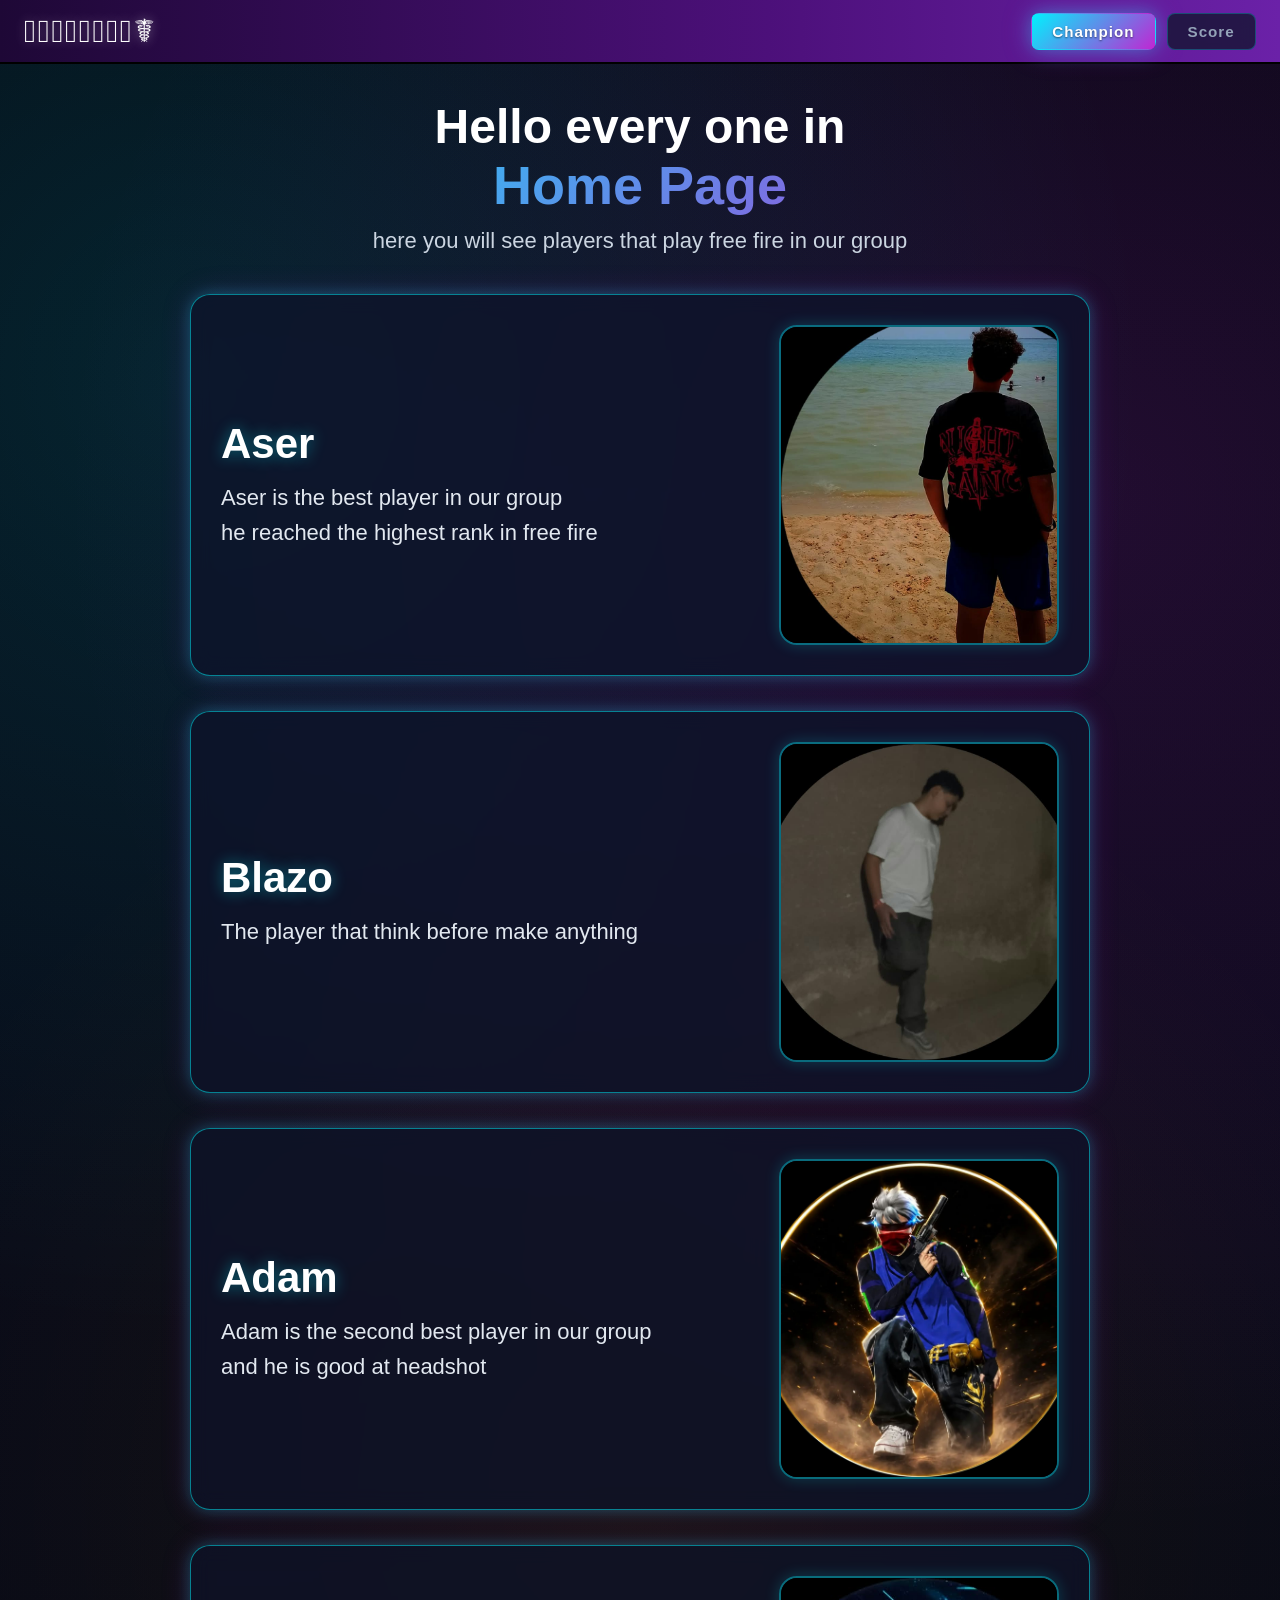
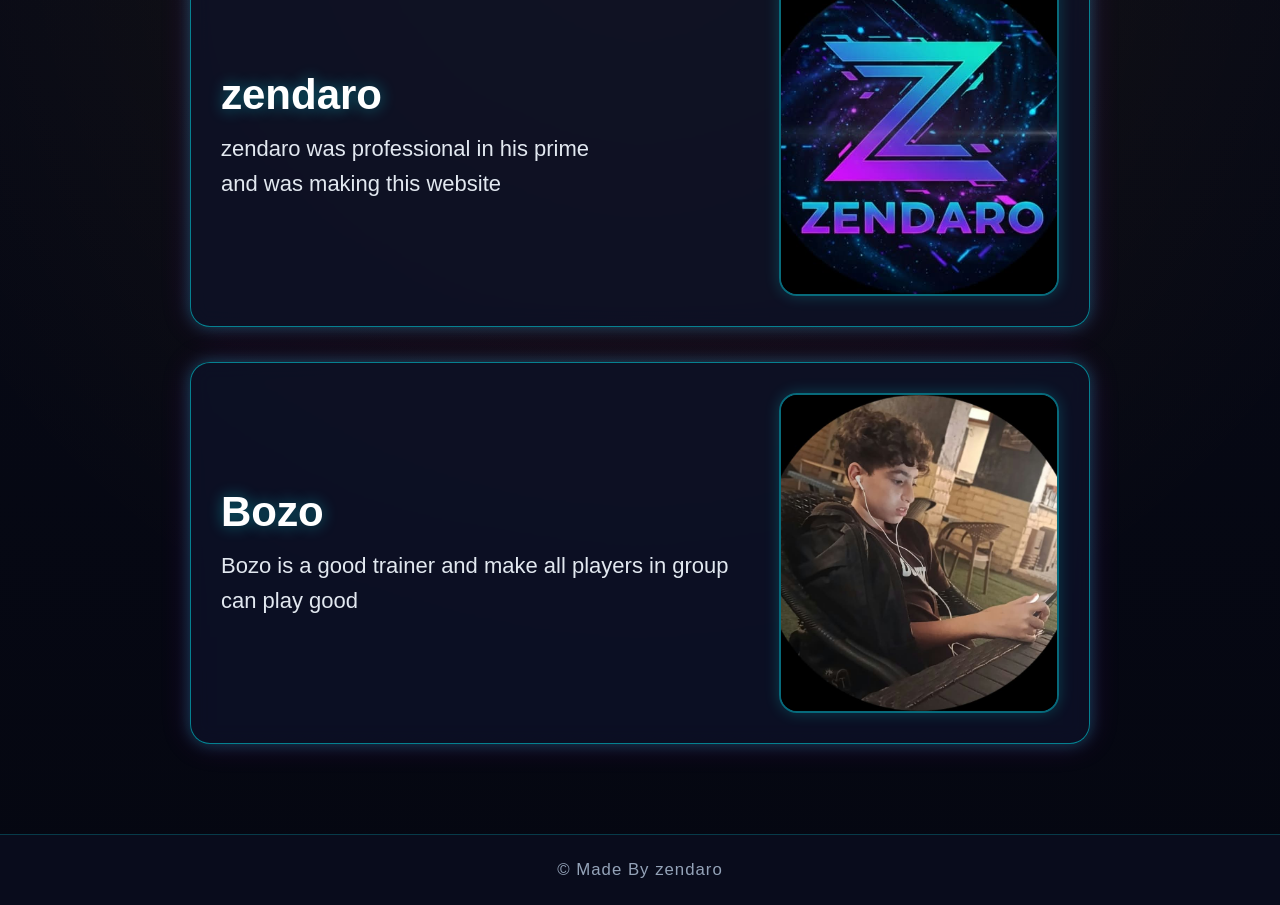
<file: index.html>
﻿<!DOCTYPE html>
<html lang="en">

<head>
    <meta charset="UTF-8">
    <meta name="viewport" content="width=device-width, initial-scale=1.0">
    <title>𓃬𝙇𝙚𝙜𝙚𝙣𝙙𝙨☤</title>
    <link rel="stylesheet" href="home.css">
</head>

<body>
    <header class="site-header">
        <div class="leg">
            <h4 class="h">𓃬𝙇𝙚𝙜𝙚𝙣𝙙𝙨☤</h4>
        </div>
        <nav class="btn-group">
            <button class="nav-btn active" onclick="window.open('champ.html', '_blank')">Champion</button>
            <button class="nav-btn" onclick="window.open('scor.html', '_blank')">Score</button>
        </nav>
    </header>

    <main class="main-content">
        <div class="hero-intro">
            <h2 class="hello">Hello every one in</h2>
            <h2 class="home">Home Page</h2>
            <p class="here">here you will see players that play free fire in our group</p>
        </div>

        <div class="players-container">
            <!-- Aser Card -->
            <div class="player-card aser">
                <div class="card-text">
                    <p class="player-title a">Aser</p>
                    <p class="player-desc aserbest">Aser is the best player in our group<br>he reached the highest rank in free fire</p>
                </div>
                <div class="card-img-wrap">
                    <img src="photos/aser.jpeg" alt="Aser" class="player-img as">
                </div>
            </div>

            <!-- Blazo Card -->
            <div class="player-card blazo">
                <div class="card-text">
                    <p class="player-title b">Blazo</p>
                    <p class="player-desc blazobest">The player that think before make anything</p>
                </div>
                <div class="card-img-wrap">
                    <img src="photos/blazo.jpeg" alt="Blazo" class="player-img bl">
                </div>
            </div>

            <!-- Adam Card -->
            <div class="player-card adam">
                <div class="card-text">
                    <p class="player-title ad">Adam</p>
                    <p class="player-desc adambest">Adam is the second best player in our group<br>and he is good at headshot</p>
                </div>
                <div class="card-img-wrap">
                    <img src="photos/adam.jpeg" alt="Adam" class="player-img ada">
                </div>
            </div>

            <!-- Zendaro Card -->
            <div class="player-card zendaro">
                <div class="card-text">
                    <p class="player-title z">zendaro</p>
                    <p class="player-desc zendarobest">zendaro was professional in his prime<br>and was making this website</p>
                </div>
                <div class="card-img-wrap">
                    <img src="photos/zendaro.jpeg" alt="zendaro" class="player-img zen">
                </div>
            </div>

            <!-- Bozo Card -->
            <div class="player-card bozo">
                <div class="card-text">
                    <p class="player-title bo">Bozo</p>
                    <p class="player-desc bozobest">Bozo is a good trainer and make all players in group<br>can play good</p>
                </div>
                <div class="card-img-wrap">
                    <img src="photos/bozo.jpeg" alt="Bozo" class="player-img boz">
                </div>
            </div>
        </div>
    </main>

    <footer class="site-footer">
        &copy; Made By zendaro
    </footer>
</body>

</html>
</file>
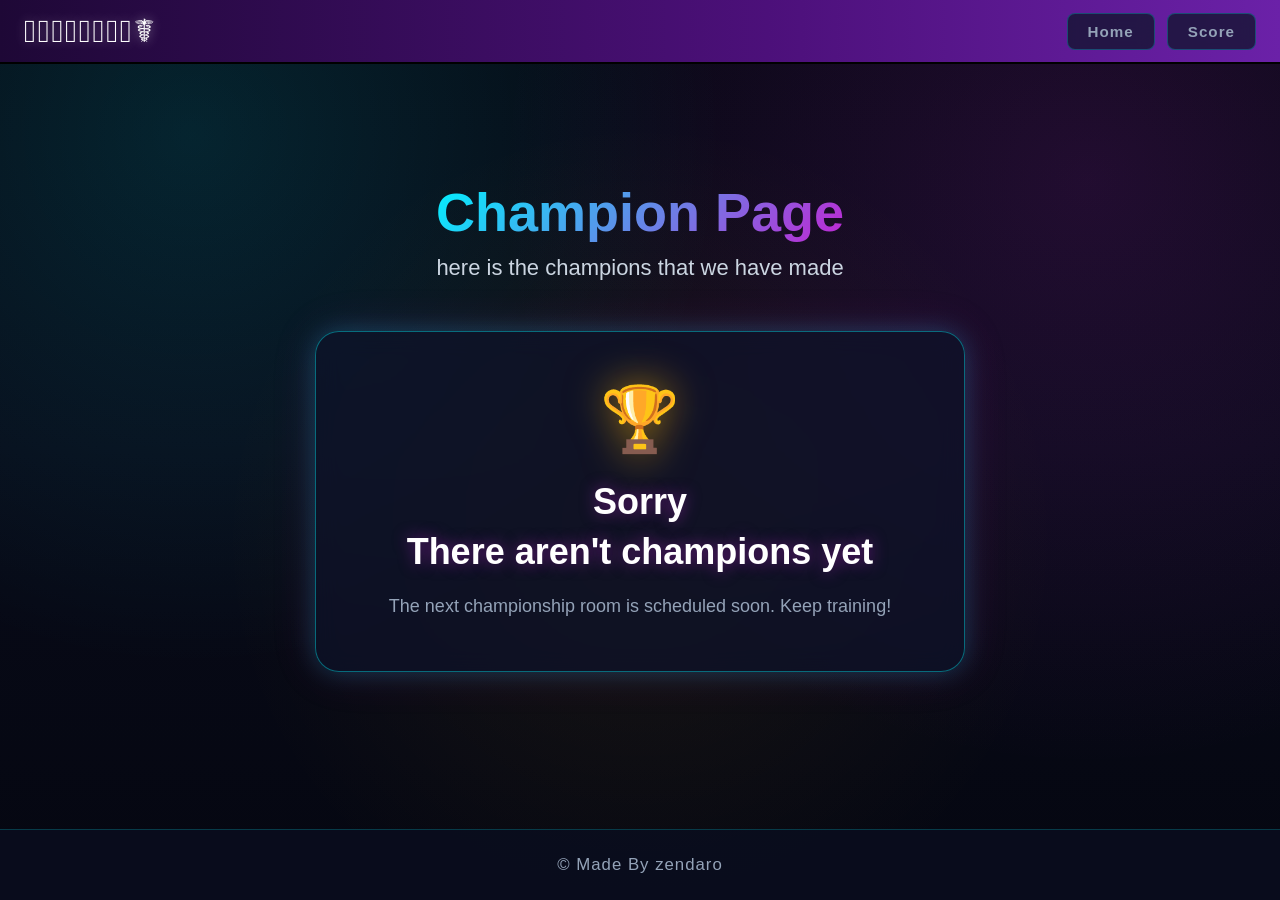
<file: champ.html>
﻿<!DOCTYPE html>
<html lang="en">

<head>
    <meta charset="UTF-8">
    <meta name="viewport" content="width=device-width, initial-scale=1.0">
    <title>𓃬𝙇𝙚𝙜𝙚𝙣𝙙𝙨☤ - Champions</title>
    <link rel="stylesheet" href="champ.css">
</head>

<body>
    <header class="site-header">
        <div class="leg">
            <h4 class="h">𓃬𝙇𝙚𝙜𝙚𝙣𝙙𝙨☤</h4>
        </div>
        <nav class="btn-group">
            <button class="nav-btn" onclick="window.open('index.html', '_blank')">Home</button>
            <button class="nav-btn" onclick="window.open('scor.html', '_blank')">Score</button>
        </nav>
    </header>

    <main class="main-content">
        <div class="hero-intro">
            <h2 class="home">Champion Page</h2>
            <p class="here">here is the champions that we have made</p>
        </div>

        <div class="empty-state-card">
            <div class="trophy-glow">🏆</div>
            <p class="is">Sorry<br>There aren't champions yet</p>
            <p class="sub-is">The next championship room is scheduled soon. Keep training!</p>
        </div>
    </main>

    <footer class="site-footer">
        &copy; Made By zendaro
    </footer>
</body>

</html>
</file>
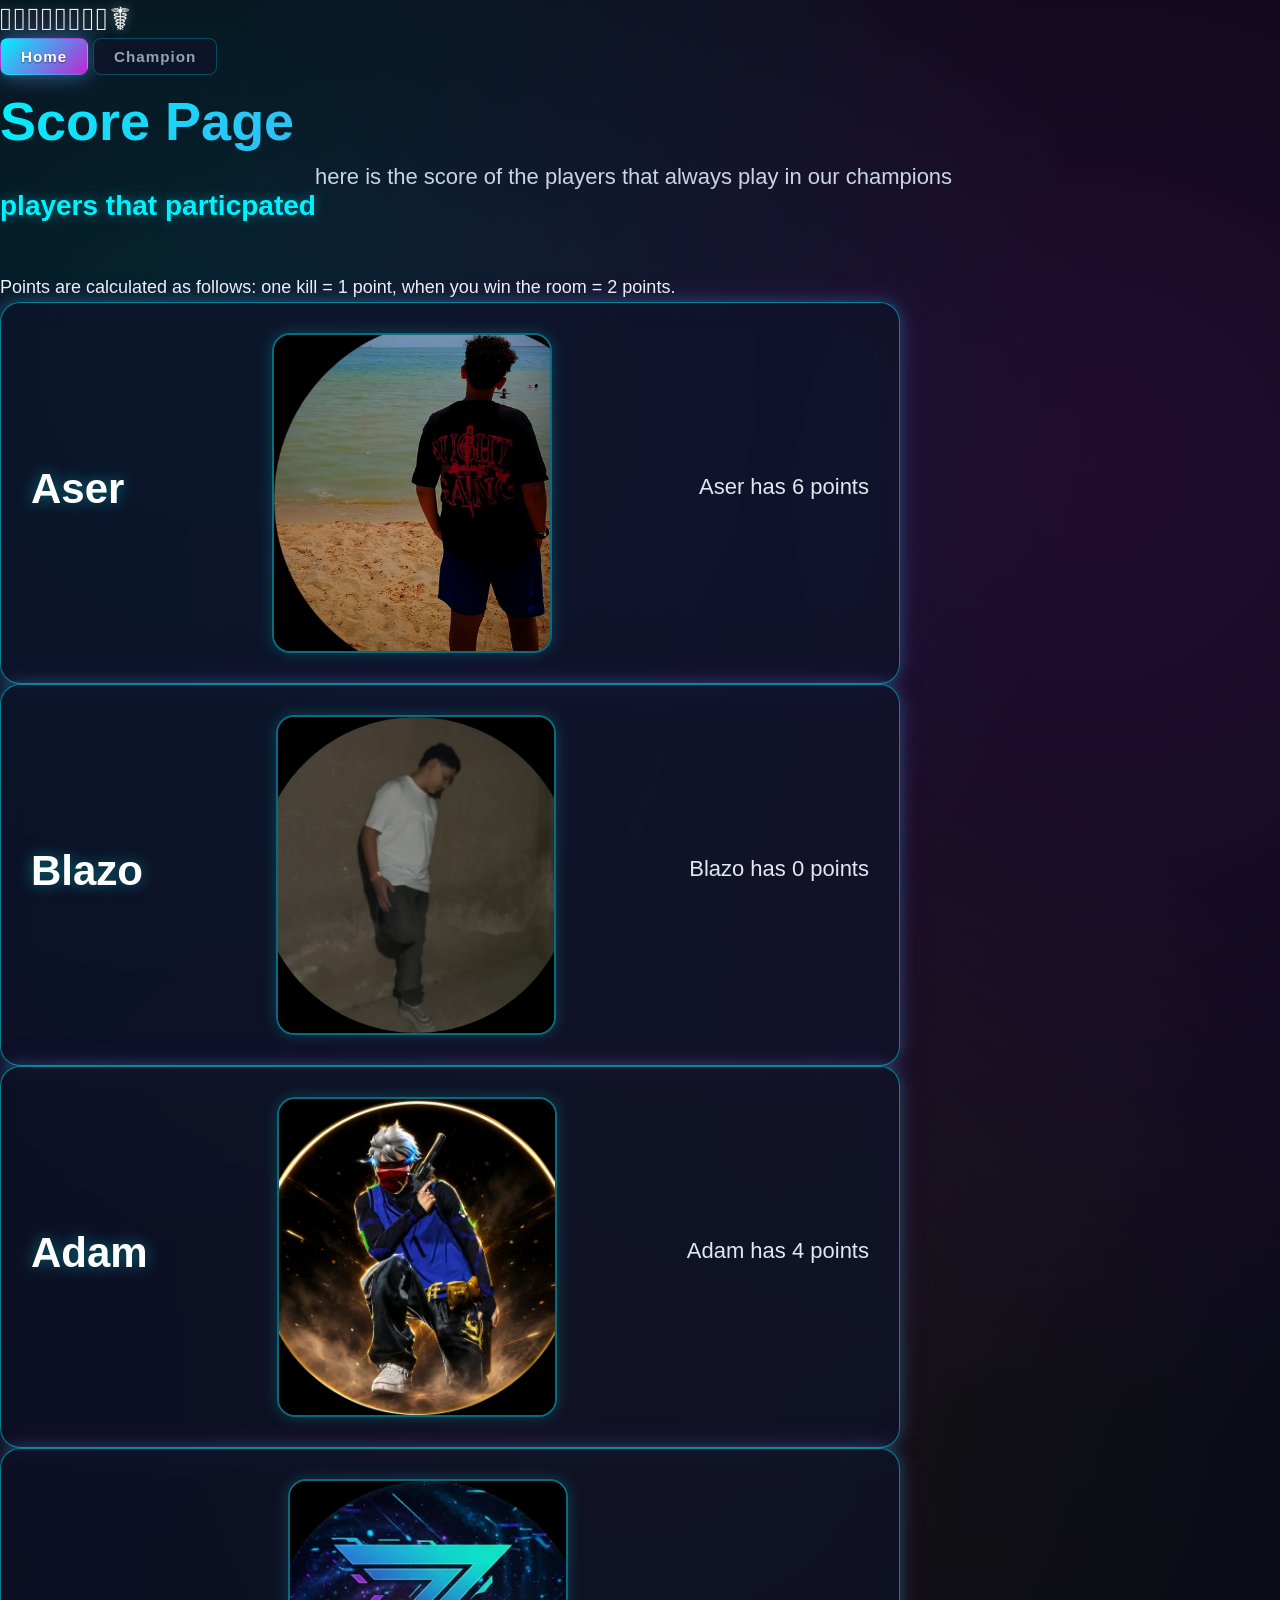
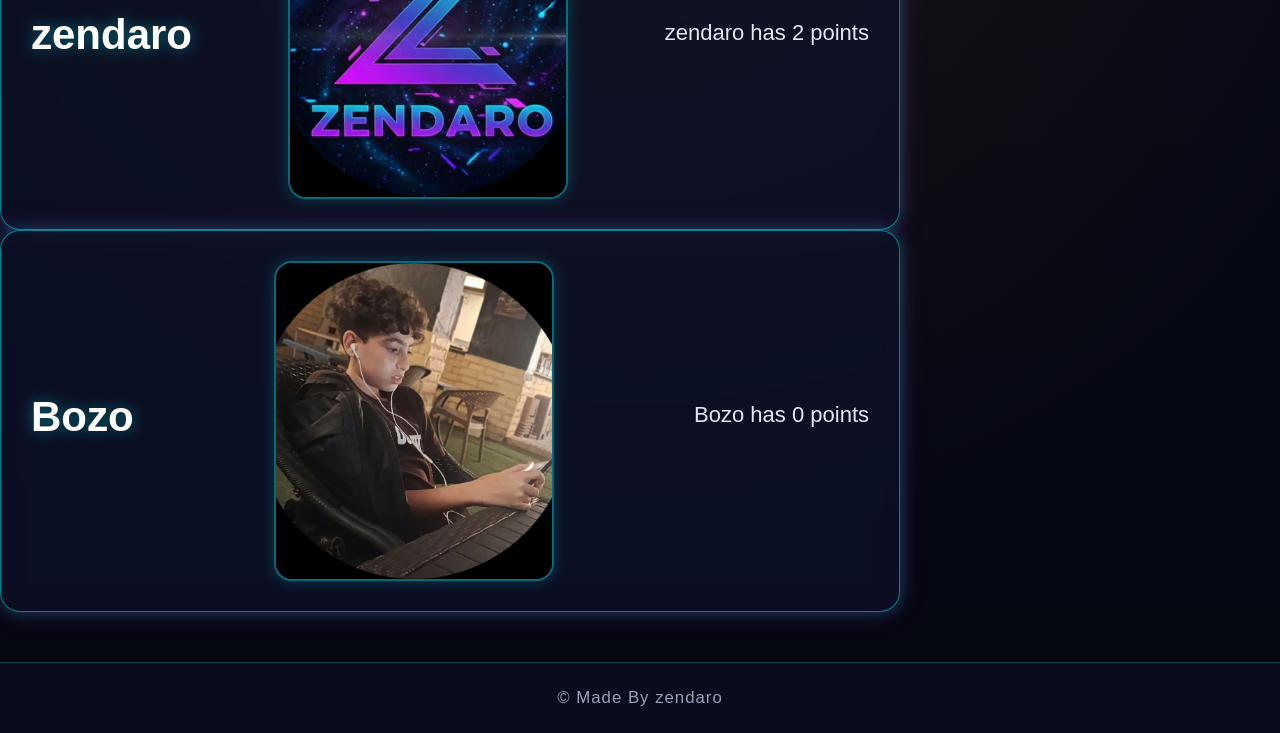
<file: scor.html>
<!doctype html>
<html lang="en">
    <head>
        <meta charset="UTF-8">
        <meta name="viewport" content="width=device-width, initial-scale=1.0">
        <title>score</title>
        <link rel="stylesheet" href="scor.css">
    </head>
    <body>
        <header>
            <div class="leg"><h4 class="h">𓃬𝙇𝙚𝙜𝙚𝙣𝙙𝙨☤</h4></div>
            <nav>
                <button class="nav-btn active" onclick="window.open('home.html', '_blank')">
                    <p class="cham">Home</p>
                </button>
                <button class="nav-btn" onclick="window.open('champ.html','_blank')">
                    Champion
                </button>
            </nav>
        </header>
        <main>
            <h2 class="home">Score Page</h2>
            <p class="here">here is the score of the players that always play in our champions 
            </p>
            <div>
                <p class="par">players that particpated</p>
                <br>
                <br>
                <p class="po">
                    Points are calculated as follows: one kill = 1 point, when you win the room = 2 points.
                </p>
                <div>
            <div class="aser">
            <p class="a">Aser</p>
            <img src="photos/aser.jpeg" alt="Aser" width="340" height="400" class="as">
            <P class="aserbest"> Aser has 6 points<br>
            
            </P>
        
        </div>
        <div class="blazo">
            <p class="b">Blazo</p>
            <img src="photos/blazo.jpeg" alt="Blazo" width="340" height="350" class="bl">
            <p class="blazobest"> Blazo has 0 points<br></p>
                
        </div>
        <div class="adam">
            <p class="ad">Adam</p>
            <img src="photos/adam.jpeg" alt="Adam" class="ada" width="350" height="400">
            <p class="adambest">Adam has 4 points</p>
                
        </div>
        <div class="zendaro">
            <p class="z">zendaro</p>
            <img src="photos/zendaro.jpeg" alt="zendaro" width="370" height="390" class="zen">
            <p class="zendarobest"> zendaro has 2 points</p>
        </div>
        <div class="bozo">
            <p class="bo">Bozo</p>
            <img src="photos/bozo.jpeg" alt="Bozo" width="370" height="390" class="boz">
            <p class="bozobest"> Bozo has 0 points</p>
                
        </div>
        </main>
        <footer>
            &copy; Made By zendaro
        </footer>
</html>
</file>
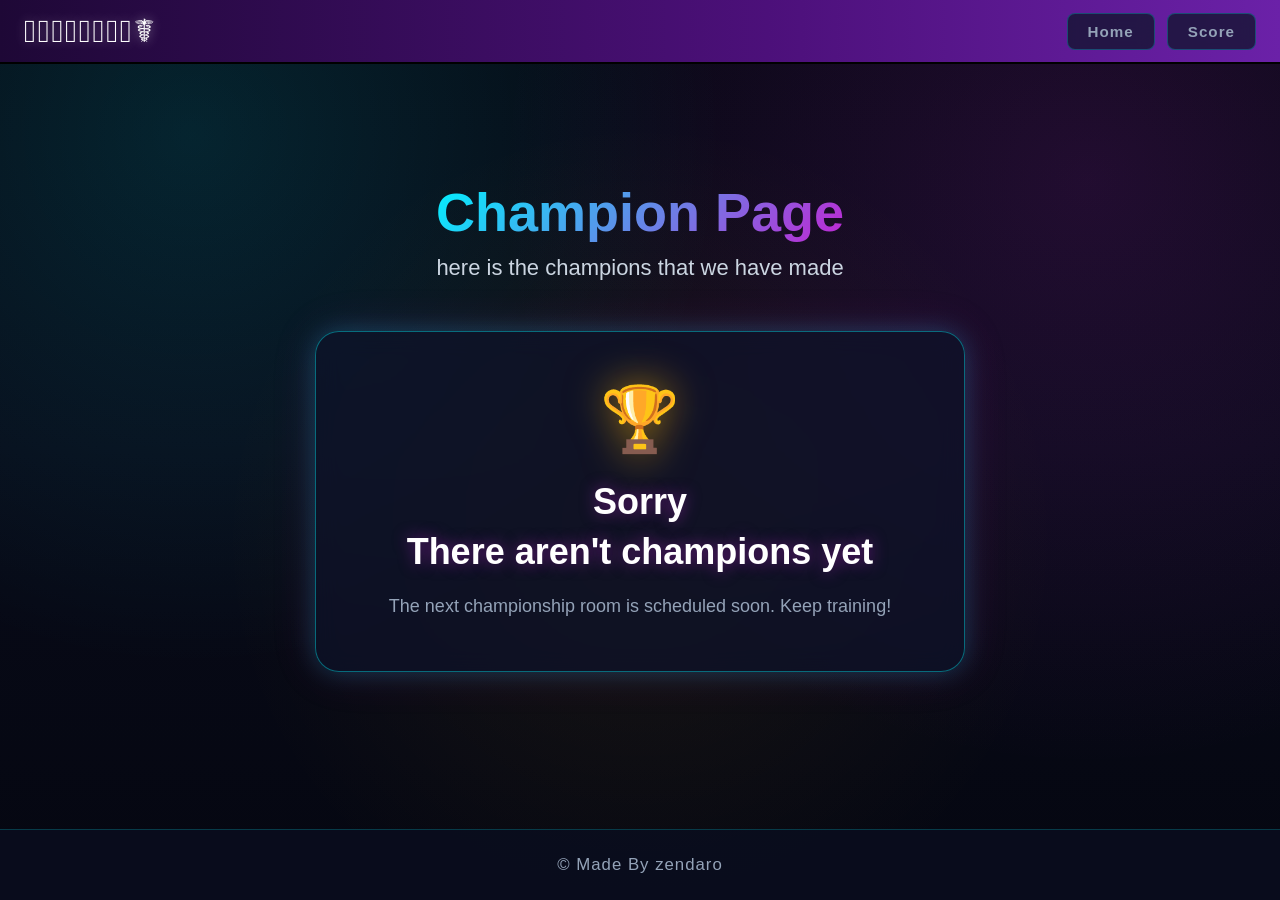
<file: مسابقه/champ.html>
﻿<!DOCTYPE html>
<html lang="en">

<head>
    <meta charset="UTF-8">
    <meta name="viewport" content="width=device-width, initial-scale=1.0">
    <title>𓃬𝙇𝙚𝙜𝙚𝙣𝙙𝙨☤ - Champions</title>
    <link rel="stylesheet" href="champ.css">
</head>

<body>
    <header class="site-header">
        <div class="leg">
            <h4 class="h">𓃬𝙇𝙚𝙜𝙚𝙣𝙙𝙨☤</h4>
        </div>
        <nav class="btn-group">
            <button class="nav-btn" onclick="window.open('home.html', '_blank')">Home</button>
            <button class="nav-btn" onclick="window.open('scor.html', '_blank')">Score</button>
        </nav>
    </header>

    <main class="main-content">
        <div class="hero-intro">
            <h2 class="home">Champion Page</h2>
            <p class="here">here is the champions that we have made</p>
        </div>

        <div class="empty-state-card">
            <div class="trophy-glow">🏆</div>
            <p class="is">Sorry<br>There aren't champions yet</p>
            <p class="sub-is">The next championship room is scheduled soon. Keep training!</p>
        </div>
    </main>

    <footer class="site-footer">
        &copy; Made By zendaro
    </footer>
</body>

</html>
</file>
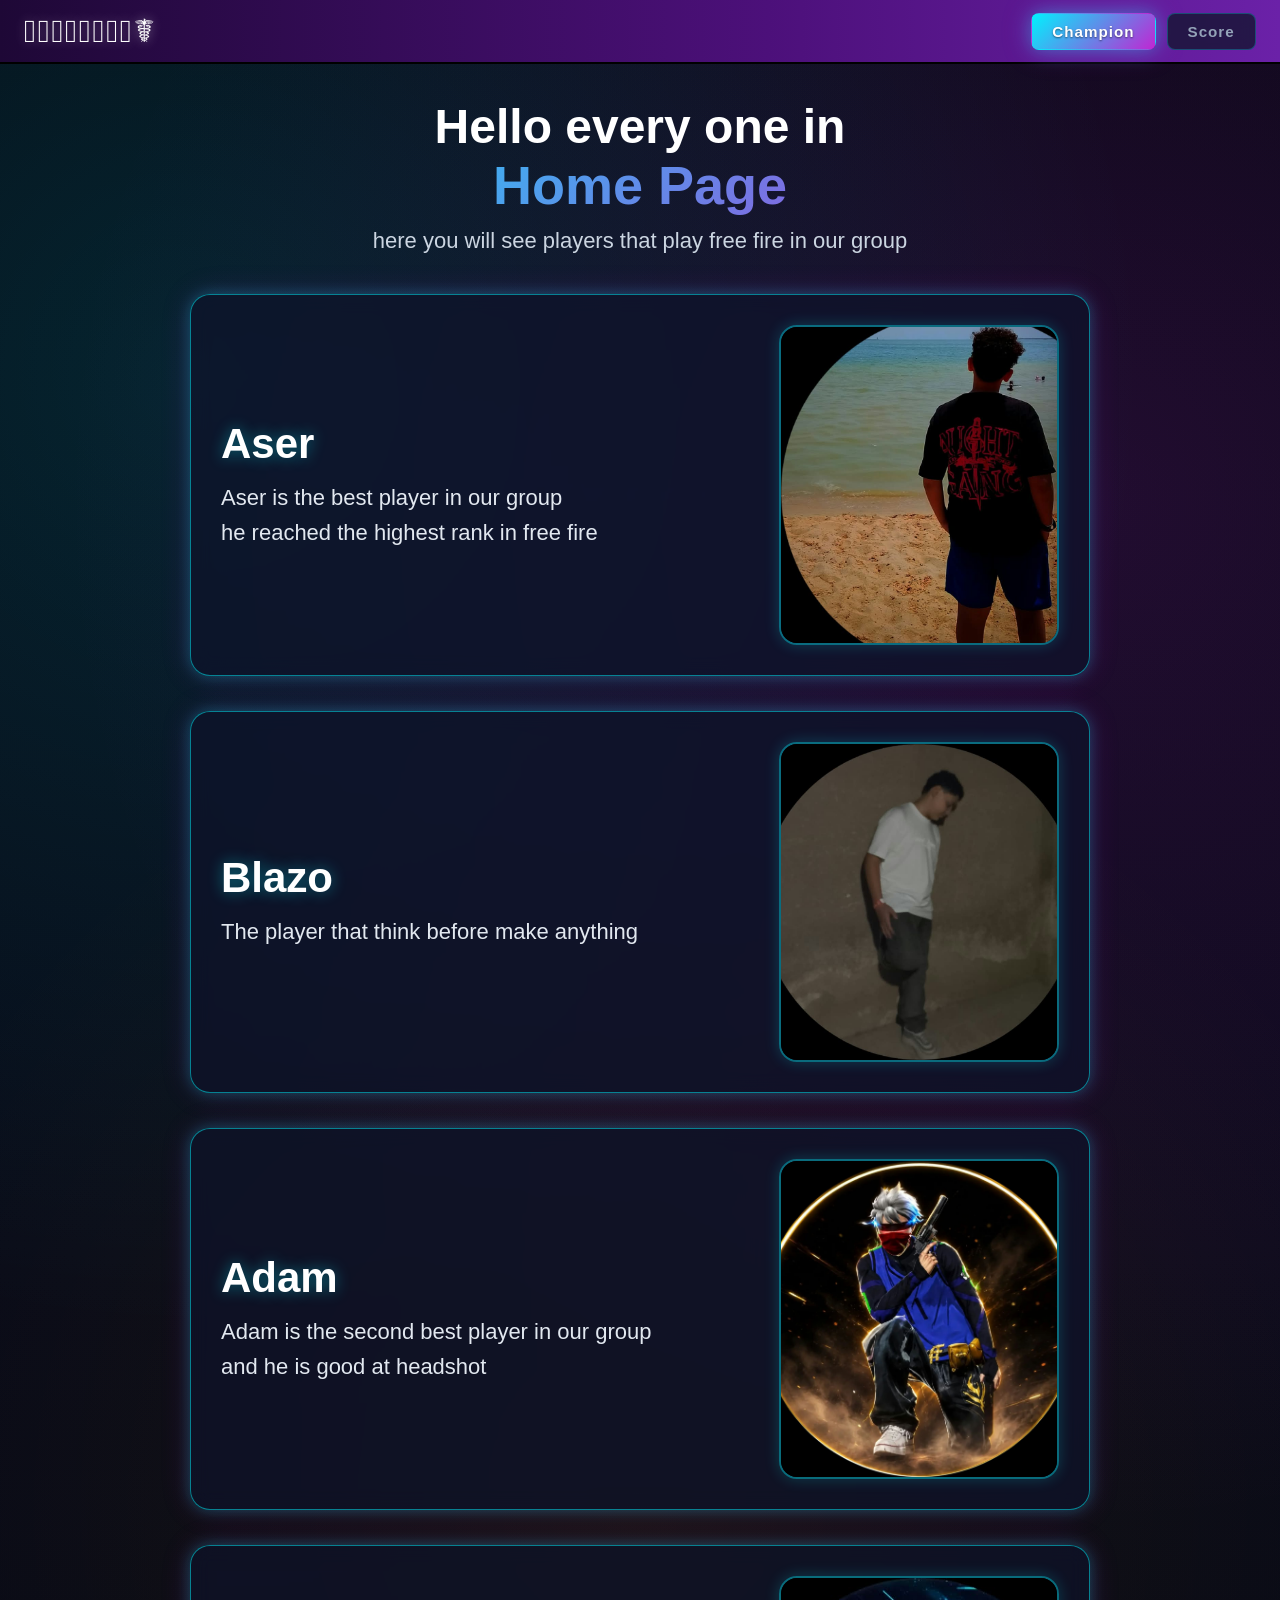
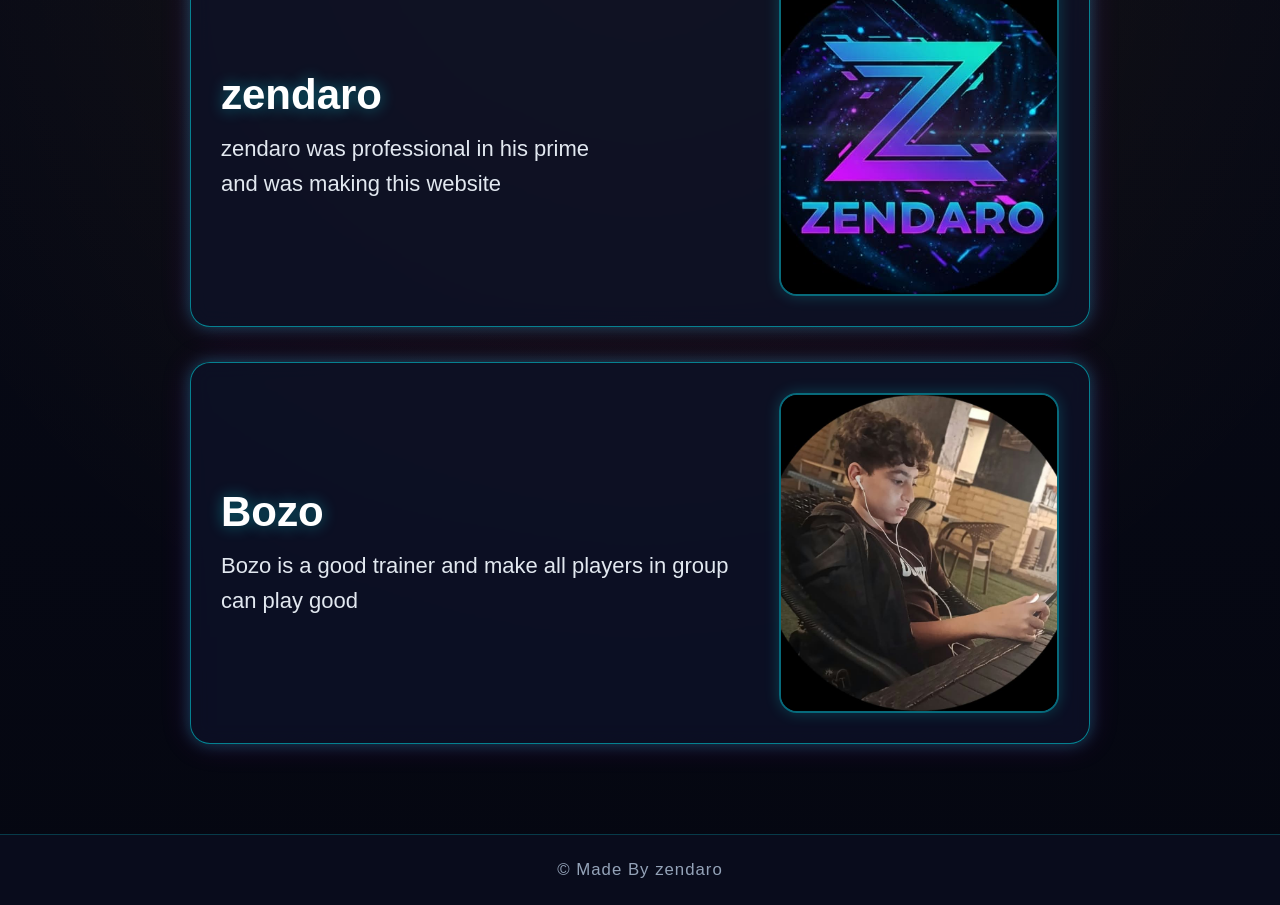
<file: مسابقه/home.html>
﻿<!DOCTYPE html>
<html lang="en">

<head>
    <meta charset="UTF-8">
    <meta name="viewport" content="width=device-width, initial-scale=1.0">
    <title>𓃬𝙇𝙚𝙜𝙚𝙣𝙙𝙨☤</title>
    <link rel="stylesheet" href="home.css">
</head>

<body>
    <header class="site-header">
        <div class="leg">
            <h4 class="h">𓃬𝙇𝙚𝙜𝙚𝙣𝙙𝙨☤</h4>
        </div>
        <nav class="btn-group">
            <button class="nav-btn active" onclick="window.open('champ.html', '_blank')">Champion</button>
            <button class="nav-btn" onclick="window.open('scor.html', '_blank')">Score</button>
        </nav>
    </header>

    <main class="main-content">
        <div class="hero-intro">
            <h2 class="hello">Hello every one in</h2>
            <h2 class="home">Home Page</h2>
            <p class="here">here you will see players that play free fire in our group</p>
        </div>

        <div class="players-container">
            <!-- Aser Card -->
            <div class="player-card aser">
                <div class="card-text">
                    <p class="player-title a">Aser</p>
                    <p class="player-desc aserbest">Aser is the best player in our group<br>he reached the highest rank in free fire</p>
                </div>
                <div class="card-img-wrap">
                    <img src="photos/aser.jpeg" alt="Aser" class="player-img as">
                </div>
            </div>

            <!-- Blazo Card -->
            <div class="player-card blazo">
                <div class="card-text">
                    <p class="player-title b">Blazo</p>
                    <p class="player-desc blazobest">The player that think before make anything</p>
                </div>
                <div class="card-img-wrap">
                    <img src="photos/blazo.jpeg" alt="Blazo" class="player-img bl">
                </div>
            </div>

            <!-- Adam Card -->
            <div class="player-card adam">
                <div class="card-text">
                    <p class="player-title ad">Adam</p>
                    <p class="player-desc adambest">Adam is the second best player in our group<br>and he is good at headshot</p>
                </div>
                <div class="card-img-wrap">
                    <img src="photos/adam.jpeg" alt="Adam" class="player-img ada">
                </div>
            </div>

            <!-- Zendaro Card -->
            <div class="player-card zendaro">
                <div class="card-text">
                    <p class="player-title z">zendaro</p>
                    <p class="player-desc zendarobest">zendaro was professional in his prime<br>and was making this website</p>
                </div>
                <div class="card-img-wrap">
                    <img src="photos/zendaro.jpeg" alt="zendaro" class="player-img zen">
                </div>
            </div>

            <!-- Bozo Card -->
            <div class="player-card bozo">
                <div class="card-text">
                    <p class="player-title bo">Bozo</p>
                    <p class="player-desc bozobest">Bozo is a good trainer and make all players in group<br>can play good</p>
                </div>
                <div class="card-img-wrap">
                    <img src="photos/bozo.jpeg" alt="Bozo" class="player-img boz">
                </div>
            </div>
        </div>
    </main>

    <footer class="site-footer">
        &copy; Made By zendaro
    </footer>
</body>

</html>
</file>
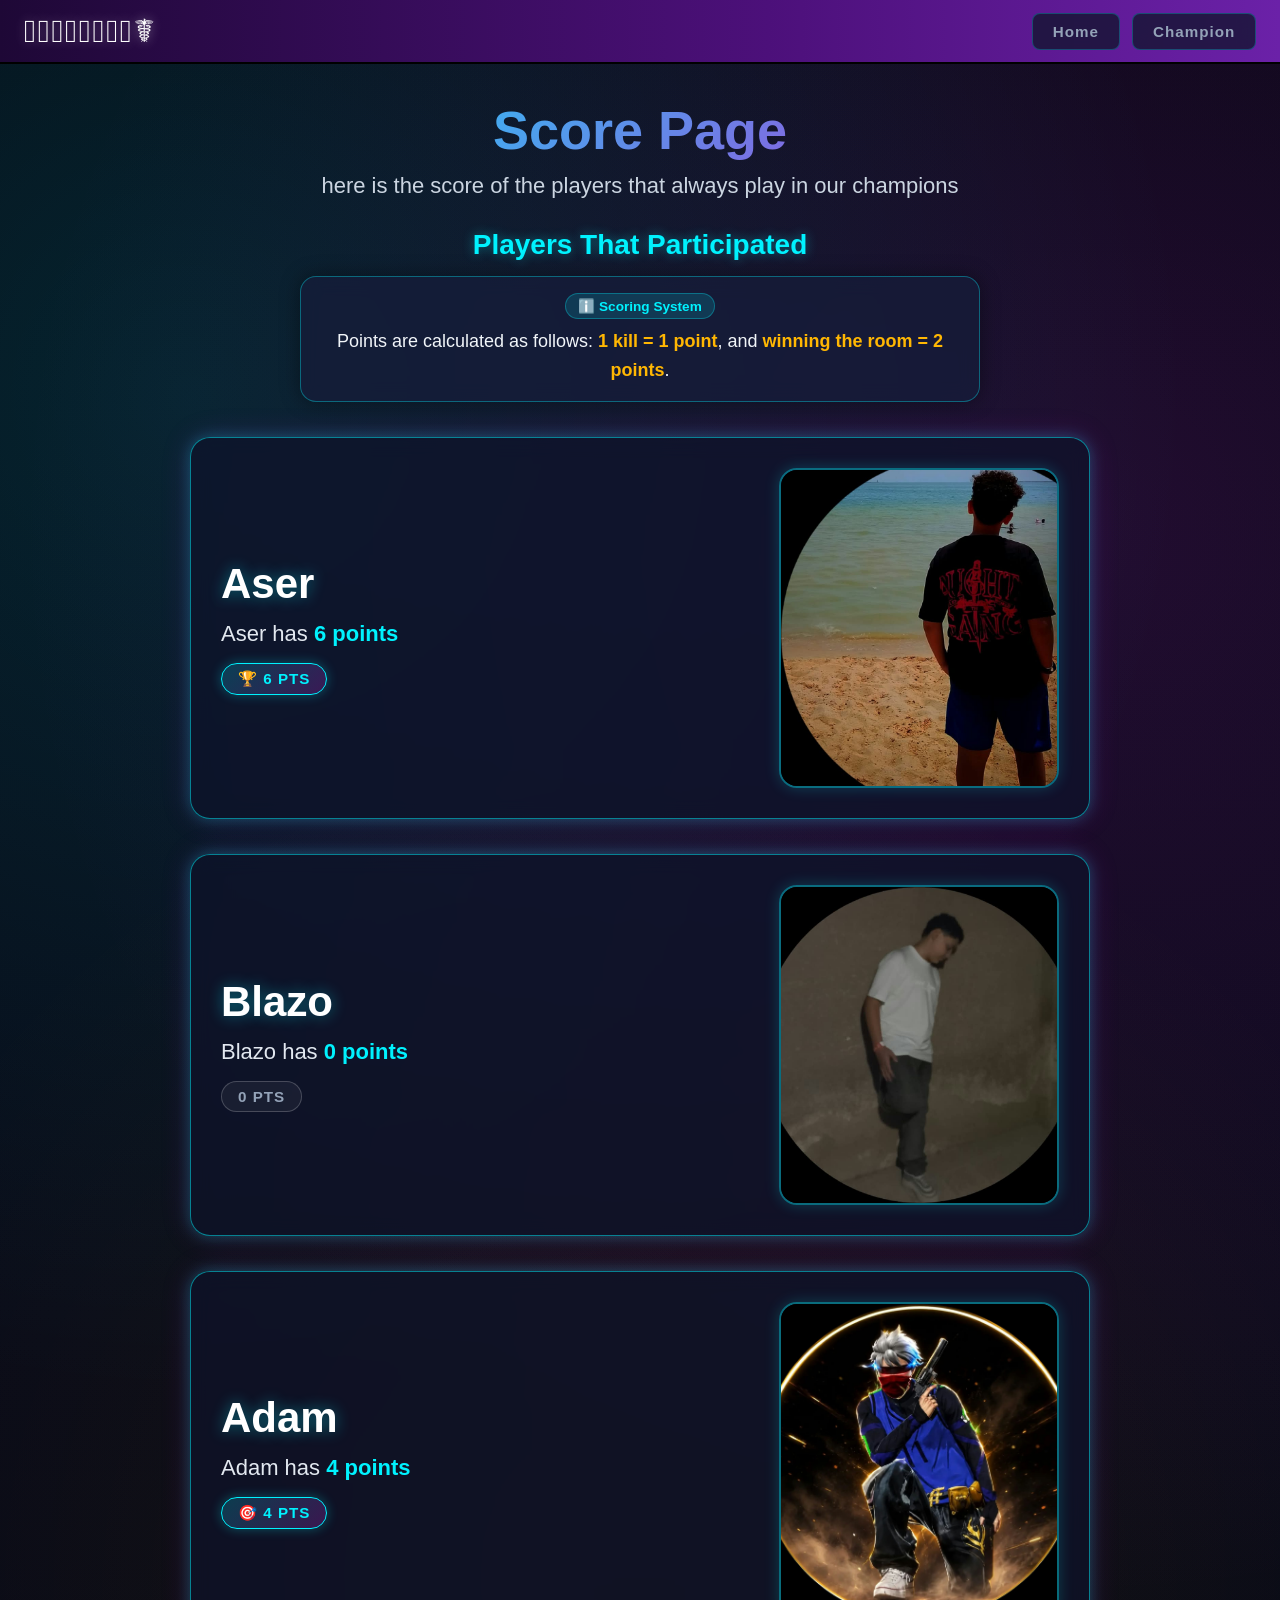
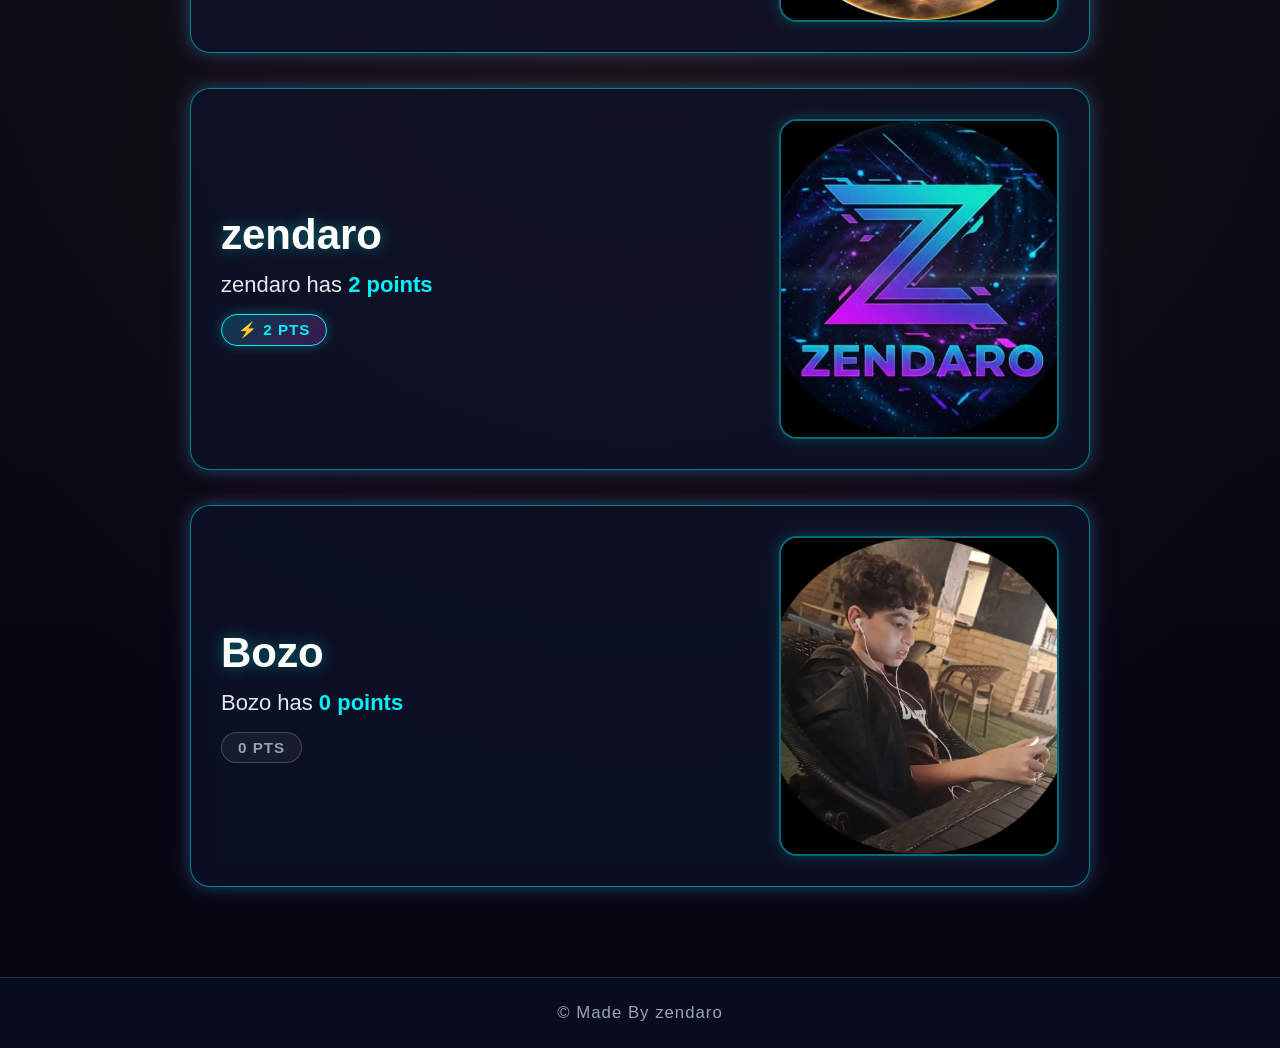
<file: مسابقه/scor.html>
﻿<!DOCTYPE html>
<html lang="en">

<head>
    <meta charset="UTF-8">
    <meta name="viewport" content="width=device-width, initial-scale=1.0">
    <title>𓃬𝙇𝙚𝙜𝙚𝙣𝙙𝙨☤ - Score</title>
    <link rel="stylesheet" href="scor.css">
</head>

<body>
    <header class="site-header">
        <div class="leg">
            <h4 class="h">𓃬𝙇𝙚𝙜𝙚𝙣𝙙𝙨☤</h4>
        </div>
        <nav class="btn-group">
            <button class="nav-btn" onclick="window.open('home.html', '_blank')">Home</button>
            <button class="nav-btn" onclick="window.open('champ.html', '_blank')">Champion</button>
        </nav>
    </header>

    <main class="main-content">
        <div class="hero-intro">
            <h2 class="home">Score Page</h2>
            <p class="here">here is the score of the players that always play in our champions</p>
        </div>

        <div class="info-section">
            <p class="par">Players That Participated</p>
            <div class="rules-box">
                <span class="rules-badge">ℹ️ Scoring System</span>
                <p class="po">
                    Points are calculated as follows: <strong>1 kill = 1 point</strong>, and <strong>winning the room = 2 points</strong>.
                </p>
            </div>
        </div>

        <div class="players-container">
            <!-- Aser Card -->
            <div class="player-card aser">
                <div class="card-text">
                    <p class="player-title a">Aser</p>
                    <p class="player-desc aserbest">Aser has <strong>6 points</strong></p>
                    <span class="score-pill">🏆 6 PTS</span>
                </div>
                <div class="card-img-wrap">
                    <img src="photos/aser.jpeg" alt="Aser" class="player-img as">
                </div>
            </div>

            <!-- Blazo Card -->
            <div class="player-card blazo">
                <div class="card-text">
                    <p class="player-title b">Blazo</p>
                    <p class="player-desc blazobest">Blazo has <strong>0 points</strong></p>
                    <span class="score-pill dim">0 PTS</span>
                </div>
                <div class="card-img-wrap">
                    <img src="photos/blazo.jpeg" alt="Blazo" class="player-img bl">
                </div>
            </div>

            <!-- Adam Card -->
            <div class="player-card adam">
                <div class="card-text">
                    <p class="player-title ad">Adam</p>
                    <p class="player-desc adambest">Adam has <strong>4 points</strong></p>
                    <span class="score-pill">🎯 4 PTS</span>
                </div>
                <div class="card-img-wrap">
                    <img src="photos/adam.jpeg" alt="Adam" class="player-img ada">
                </div>
            </div>

            <!-- Zendaro Card -->
            <div class="player-card zendaro">
                <div class="card-text">
                    <p class="player-title z">zendaro</p>
                    <p class="player-desc zendarobest">zendaro has <strong>2 points</strong></p>
                    <span class="score-pill">⚡ 2 PTS</span>
                </div>
                <div class="card-img-wrap">
                    <img src="photos/zendaro.jpeg" alt="zendaro" class="player-img zen">
                </div>
            </div>

            <!-- Bozo Card -->
            <div class="player-card bozo">
                <div class="card-text">
                    <p class="player-title bo">Bozo</p>
                    <p class="player-desc bozobest">Bozo has <strong>0 points</strong></p>
                    <span class="score-pill dim">0 PTS</span>
                </div>
                <div class="card-img-wrap">
                    <img src="photos/bozo.jpeg" alt="Bozo" class="player-img boz">
                </div>
            </div>
        </div>
    </main>

    <footer class="site-footer">
        &copy; Made By zendaro
    </footer>
</body>

</html>
</file>
<file: home.css>
﻿/* ==========================================================================
   LEGENDS - RESPONSIVE HOME STYLESHEET (Mobile, Tablet, Desktop)
   ========================================================================== */

* {
    box-sizing: border-box;
    margin: 0;
    padding: 0;
}

body {
    background-color: #050711;
    background-image: 
        radial-gradient(circle at 15% 15%, rgba(0, 242, 254, 0.12) 0%, transparent 40%),
        radial-gradient(circle at 85% 20%, rgba(192, 38, 211, 0.15) 0%, transparent 45%),
        radial-gradient(circle at 50% 60%, rgba(255, 183, 3, 0.07) 0%, transparent 50%),
        linear-gradient(to bottom, #050711, #080a18, #050711);
    min-height: 100vh;
    display: flex;
    flex-direction: column;
    font-family: 'Segoe UI', Tahoma, Geneva, Verdana, sans-serif;
    color: #ffffff;
    overflow-x: hidden;
}

/* Header & Navigation */
.site-header {
    background: linear-gradient(90deg, #1e0836 0%, #4c107a 60%, #6b21a8 100%);
    border-bottom: 2px solid #000000;
    padding: 12px 24px;
    display: flex;
    justify-content: space-between;
    align-items: center;
    flex-wrap: wrap;
    gap: 15px;
    position: sticky;
    top: 0;
    z-index: 100;
}

.leg .h {
    font-size: clamp(20px, 4vw, 32px);
    font-weight: 900;
    letter-spacing: 2px;
    color: #ffffff;
    text-shadow: 0 0 12px rgba(255, 255, 255, 0.4);
}

.btn-group {
    display: flex;
    gap: 12px;
    align-items: center;
}

.nav-btn {
    padding: 9px 20px;
    font-size: 0.95rem;
    font-weight: 700;
    letter-spacing: 1px;
    border-radius: 8px;
    cursor: pointer;
    outline: none;
    transition: all 0.3s ease;
    text-decoration: none;
    background: rgba(15, 20, 42, 0.75);
    color: #94a3b8;
    border: 1px solid rgba(0, 242, 254, 0.25);
    backdrop-filter: blur(8px);
}

.nav-btn:hover {
    color: #ffffff;
    background: rgba(30, 40, 80, 0.9);
    border-color: #00f2fe;
    box-shadow: 0 0 15px rgba(0, 242, 254, 0.35);
    transform: translateY(-2px);
}

.nav-btn.active {
    background: linear-gradient(135deg, #00f2fe, #c026d3);
    color: #ffffff;
    border: 1px solid transparent;
    box-shadow: 0 0 20px rgba(0, 242, 254, 0.4), 0 0 30px rgba(192, 38, 211, 0.3);
    text-shadow: 0 1px 2px rgba(0, 0, 0, 0.5);
}

/* Main Content */
.main-content {
    flex: 1;
    width: 100%;
    max-width: 1100px;
    margin: 0 auto;
    padding: 20px 16px 40px;
}

.hero-intro {
    text-align: center;
    margin-bottom: 40px;
}

.hello {
    font-size: clamp(28px, 5vw, 48px);
    font-weight: bold;
    color: #ffffff;
    margin-top: 15px;
}

.home {
    font-size: clamp(32px, 6vw, 54px);
    font-weight: 900;
    background: linear-gradient(135deg, #00f2fe, #c026d3);
    -webkit-background-clip: text;
    -webkit-text-fill-color: transparent;
    margin-bottom: 12px;
}

.here {
    font-size: clamp(16px, 3vw, 22px);
    color: #cbd5e1;
    max-width: 600px;
    margin: 0 auto;
}

/* Players Container & Cards */
.players-container {
    display: flex;
    flex-direction: column;
    gap: 35px;
    align-items: center;
    width: 100%;
}

.player-card,
.aser, .blazo, .adam, .zendaro, .bozo {
    width: 100%;
    max-width: 900px;
    background: rgba(14, 18, 42, 0.72);
    border: 1px solid rgba(0, 242, 254, 0.5);
    border-radius: 20px;
    box-shadow: 0 0 15px rgba(0, 242, 254, 0.25), 0 0 30px rgba(192, 38, 211, 0.18);
    backdrop-filter: blur(10px);
    padding: 30px;
    display: flex;
    flex-direction: row;
    align-items: center;
    justify-content: space-between;
    gap: 25px;
    position: static;
    transition: transform 0.3s ease, box-shadow 0.3s ease;
}

.player-card:hover,
.aser:hover, .blazo:hover, .adam:hover, .zendaro:hover, .bozo:hover {
    transform: translateY(-5px);
    box-shadow: 0 0 25px rgba(0, 242, 254, 0.45), 0 0 45px rgba(192, 38, 211, 0.3);
}

.card-text {
    flex: 1;
    text-align: left;
}

.player-title,
.a, .b, .ad, .z, .bo {
    font-size: clamp(26px, 4vw, 42px);
    font-weight: 800;
    color: #ffffff;
    margin-bottom: 12px;
    text-shadow: 0 0 15px rgba(0, 242, 254, 0.4);
}

.player-desc,
.aserbest, .blazobest, .adambest, .zendarobest, .bozobest {
    font-size: clamp(16px, 2.5vw, 22px);
    color: #e2e8f0;
    line-height: 1.6;
    position: static;
    padding: 0;
    margin: 0;
}

.card-img-wrap {
    flex-shrink: 0;
}

.player-img,
.as, .bl, .ada, .zen, .boz {
    width: 280px;
    height: 320px;
    object-fit: cover;
    border-radius: 18px;
    border: 2px solid rgba(0, 242, 254, 0.4);
    box-shadow: 0 0 15px rgba(0, 242, 254, 0.2);
    position: static;
    display: block;
    transition: transform 0.3s ease;
}

.player-card:hover .player-img {
    transform: scale(1.03);
}

/* Footer */
.site-footer,
footer {
    position: static;
    margin-top: 50px;
    padding: 25px 15px;
    text-align: center;
    color: #94a3b8;
    font-size: 1.05rem;
    letter-spacing: 1px;
    background: rgba(10, 13, 30, 0.85);
    border-top: 1px solid rgba(0, 242, 254, 0.2);
    height: auto;
}

/* ==========================================================================
   Responsive Breakpoints
   ========================================================================== */

/* Tablet (<= 850px) */
@media (max-width: 850px) {
    .player-card,
    .aser, .blazo, .adam, .zendaro, .bozo {
        padding: 24px;
        gap: 20px;
    }

    .player-img,
    .as, .bl, .ada, .zen, .boz {
        width: 220px;
        height: 260px;
    }
}

/* Mobile Screens (<= 650px) */
@media (max-width: 650px) {
    .site-header {
        justify-content: center;
        text-align: center;
        padding: 15px 10px;
    }

    .leg .h {
        padding: 0;
        text-align: center;
    }

    .btn-group {
        width: 100%;
        justify-content: center;
    }

    .player-card,
    .aser, .blazo, .adam, .zendaro, .bozo {
        flex-direction: column-reverse;
        text-align: center;
        padding: 20px 16px;
    }

    .card-text {
        text-align: center;
    }

    .player-img,
    .as, .bl, .ada, .zen, .boz {
        width: 100%;
        max-width: 260px;
        height: 280px;
        margin: 0 auto;
    }

    .hero-intro {
        margin-bottom: 25px;
    }
}
</file>
<file: champ.css>
﻿/* ==========================================================================
   LEGENDS - RESPONSIVE CHAMPION STYLESHEET (Mobile, Tablet, Desktop)
   ========================================================================== */

* {
    box-sizing: border-box;
    margin: 0;
    padding: 0;
}

body {
    background-color: #050711;
    background-image: 
        radial-gradient(circle at 15% 15%, rgba(0, 242, 254, 0.12) 0%, transparent 40%),
        radial-gradient(circle at 85% 20%, rgba(192, 38, 211, 0.15) 0%, transparent 45%),
        radial-gradient(circle at 50% 60%, rgba(255, 183, 3, 0.07) 0%, transparent 50%),
        linear-gradient(to bottom, #050711, #080a18, #050711);
    min-height: 100vh;
    display: flex;
    flex-direction: column;
    font-family: 'Segoe UI', Tahoma, Geneva, Verdana, sans-serif;
    color: #ffffff;
    overflow-x: hidden;
}

/* Header & Navigation */
.site-header {
    background: linear-gradient(90deg, #1e0836 0%, #4c107a 60%, #6b21a8 100%);
    border-bottom: 2px solid #000000;
    padding: 12px 24px;
    display: flex;
    justify-content: space-between;
    align-items: center;
    flex-wrap: wrap;
    gap: 15px;
    position: sticky;
    top: 0;
    z-index: 100;
}

.leg .h {
    font-size: clamp(20px, 4vw, 32px);
    font-weight: 900;
    letter-spacing: 2px;
    color: #ffffff;
    text-shadow: 0 0 12px rgba(255, 255, 255, 0.4);
}

.btn-group {
    display: flex;
    gap: 12px;
    align-items: center;
}

.nav-btn {
    padding: 9px 20px;
    font-size: 0.95rem;
    font-weight: 700;
    letter-spacing: 1px;
    border-radius: 8px;
    cursor: pointer;
    outline: none;
    transition: all 0.3s ease;
    text-decoration: none;
    background: rgba(15, 20, 42, 0.75);
    color: #94a3b8;
    border: 1px solid rgba(0, 242, 254, 0.25);
    backdrop-filter: blur(8px);
}

.nav-btn:hover {
    color: #ffffff;
    background: rgba(30, 40, 80, 0.9);
    border-color: #00f2fe;
    box-shadow: 0 0 15px rgba(0, 242, 254, 0.35);
    transform: translateY(-2px);
}

.nav-btn.active {
    background: linear-gradient(135deg, #00f2fe, #c026d3);
    color: #ffffff;
    border: 1px solid transparent;
    box-shadow: 0 0 20px rgba(0, 242, 254, 0.4), 0 0 30px rgba(192, 38, 211, 0.3);
    text-shadow: 0 1px 2px rgba(0, 0, 0, 0.5);
}

/* Main Content */
.main-content {
    flex: 1;
    width: 100%;
    max-width: 900px;
    margin: 0 auto;
    padding: 40px 16px;
    display: flex;
    flex-direction: column;
    align-items: center;
    justify-content: center;
    text-align: center;
}

.hero-intro {
    text-align: center;
    margin-bottom: 30px;
}

.home {
    font-size: clamp(32px, 6vw, 54px);
    font-weight: 900;
    background: linear-gradient(135deg, #00f2fe, #c026d3);
    -webkit-background-clip: text;
    -webkit-text-fill-color: transparent;
    margin-bottom: 12px;
}

.here {
    font-size: clamp(16px, 3vw, 22px);
    color: #cbd5e1;
    max-width: 600px;
    margin: 0 auto;
}

/* Empty State / Notice Card */
.empty-state-card {
    background: rgba(14, 18, 42, 0.72);
    border: 1px solid rgba(0, 242, 254, 0.4);
    border-radius: 24px;
    box-shadow: 0 0 25px rgba(0, 242, 254, 0.2), 0 0 45px rgba(192, 38, 211, 0.15);
    backdrop-filter: blur(12px);
    padding: 50px 30px;
    width: 100%;
    max-width: 650px;
    margin: 20px auto 40px;
    transition: transform 0.3s ease;
}

.empty-state-card:hover {
    transform: translateY(-4px);
    box-shadow: 0 0 35px rgba(0, 242, 254, 0.35), 0 0 60px rgba(192, 38, 211, 0.25);
}

.trophy-glow {
    font-size: 4rem;
    margin-bottom: 20px;
    filter: drop-shadow(0 0 20px rgba(255, 183, 3, 0.6));
    animation: floatTrophy 3s ease-in-out infinite alternate;
}

@keyframes floatTrophy {
    0% { transform: translateY(0px); }
    100% { transform: translateY(-10px); }
}

.is {
    font-size: clamp(24px, 4.5vw, 36px);
    font-weight: 800;
    color: #ffffff;
    line-height: 1.4;
    margin-bottom: 15px;
    text-shadow: 0 0 15px rgba(192, 38, 211, 0.5);
}

.sub-is {
    font-size: clamp(15px, 2.2vw, 18px);
    color: #94a3b8;
    line-height: 1.6;
}

/* Footer */
.site-footer,
footer {
    position: static;
    margin-top: auto;
    padding: 25px 15px;
    text-align: center;
    color: #94a3b8;
    font-size: 1.05rem;
    letter-spacing: 1px;
    background: rgba(10, 13, 30, 0.85);
    border-top: 1px solid rgba(0, 242, 254, 0.2);
    height: auto;
}

/* Responsive Breakpoints */
@media (max-width: 650px) {
    .site-header {
        justify-content: center;
        text-align: center;
        padding: 15px 10px;
    }

    .leg .h {
        padding: 0;
        text-align: center;
    }

    .btn-group {
        width: 100%;
        justify-content: center;
    }

    .empty-state-card {
        padding: 35px 20px;
    }
}
</file>
<file: scor.css>
﻿/* ==========================================================================
   LEGENDS - RESPONSIVE SCORE STYLESHEET (Mobile, Tablet, Desktop)
   ========================================================================== */

* {
    box-sizing: border-box;
    margin: 0;
    padding: 0;
}

body {
    background-color: #050711;
    background-image: 
        radial-gradient(circle at 15% 15%, rgba(0, 242, 254, 0.12) 0%, transparent 40%),
        radial-gradient(circle at 85% 20%, rgba(192, 38, 211, 0.15) 0%, transparent 45%),
        radial-gradient(circle at 50% 60%, rgba(255, 183, 3, 0.07) 0%, transparent 50%),
        linear-gradient(to bottom, #050711, #080a18, #050711);
    min-height: 100vh;
    display: flex;
    flex-direction: column;
    font-family: 'Segoe UI', Tahoma, Geneva, Verdana, sans-serif;
    color: #ffffff;
    overflow-x: hidden;
}

/* Header & Navigation */
.site-header {
    background: linear-gradient(90deg, #1e0836 0%, #4c107a 60%, #6b21a8 100%);
    border-bottom: 2px solid #000000;
    padding: 12px 24px;
    display: flex;
    justify-content: space-between;
    align-items: center;
    flex-wrap: wrap;
    gap: 15px;
    position: sticky;
    top: 0;
    z-index: 100;
}

.leg .h {
    font-size: clamp(20px, 4vw, 32px);
    font-weight: 900;
    letter-spacing: 2px;
    color: #ffffff;
    text-shadow: 0 0 12px rgba(255, 255, 255, 0.4);
}

.btn-group {
    display: flex;
    gap: 12px;
    align-items: center;
}

.nav-btn {
    padding: 9px 20px;
    font-size: 0.95rem;
    font-weight: 700;
    letter-spacing: 1px;
    border-radius: 8px;
    cursor: pointer;
    outline: none;
    transition: all 0.3s ease;
    text-decoration: none;
    background: rgba(15, 20, 42, 0.75);
    color: #94a3b8;
    border: 1px solid rgba(0, 242, 254, 0.25);
    backdrop-filter: blur(8px);
}

.nav-btn:hover {
    color: #ffffff;
    background: rgba(30, 40, 80, 0.9);
    border-color: #00f2fe;
    box-shadow: 0 0 15px rgba(0, 242, 254, 0.35);
    transform: translateY(-2px);
}

.nav-btn.active {
    background: linear-gradient(135deg, #00f2fe, #c026d3);
    color: #ffffff;
    border: 1px solid transparent;
    box-shadow: 0 0 20px rgba(0, 242, 254, 0.4), 0 0 30px rgba(192, 38, 211, 0.3);
    text-shadow: 0 1px 2px rgba(0, 0, 0, 0.5);
}

/* Main Content */
.main-content {
    flex: 1;
    width: 100%;
    max-width: 1100px;
    margin: 0 auto;
    padding: 20px 16px 40px;
}

.hero-intro {
    text-align: center;
    margin-bottom: 30px;
}

.home {
    font-size: clamp(32px, 6vw, 54px);
    font-weight: 900;
    background: linear-gradient(135deg, #00f2fe, #c026d3);
    -webkit-background-clip: text;
    -webkit-text-fill-color: transparent;
    margin-top: 15px;
    margin-bottom: 12px;
}

.here {
    font-size: clamp(16px, 3vw, 22px);
    color: #cbd5e1;
    max-width: 650px;
    margin: 0 auto;
}

/* Rules / Info Section */
.info-section {
    text-align: center;
    margin-bottom: 35px;
}

.par {
    font-size: clamp(20px, 3.5vw, 28px);
    font-weight: 800;
    color: #00f2fe;
    margin-bottom: 15px;
    text-shadow: 0 0 12px rgba(0, 242, 254, 0.4);
}

.rules-box {
    background: rgba(22, 28, 58, 0.75);
    border: 1px solid rgba(0, 242, 254, 0.35);
    border-radius: 16px;
    padding: 16px 24px;
    max-width: 680px;
    margin: 0 auto;
    backdrop-filter: blur(10px);
    box-shadow: 0 0 20px rgba(0, 0, 0, 0.4);
}

.rules-badge {
    display: inline-block;
    background: rgba(0, 242, 254, 0.15);
    color: #00f2fe;
    font-size: 0.85rem;
    font-weight: bold;
    padding: 4px 12px;
    border-radius: 20px;
    margin-bottom: 8px;
    border: 1px solid rgba(0, 242, 254, 0.3);
}

.po {
    font-size: clamp(15px, 2.2vw, 18px);
    color: #f1f5f9;
    line-height: 1.6;
}

.po strong {
    color: #ffb703;
}

/* Players Container & Cards */
.players-container {
    display: flex;
    flex-direction: column;
    gap: 35px;
    align-items: center;
    width: 100%;
}

.player-card,
.aser, .blazo, .adam, .zendaro, .bozo {
    width: 100%;
    max-width: 900px;
    background: rgba(14, 18, 42, 0.72);
    border: 1px solid rgba(0, 242, 254, 0.5);
    border-radius: 20px;
    box-shadow: 0 0 15px rgba(0, 242, 254, 0.25), 0 0 30px rgba(192, 38, 211, 0.18);
    backdrop-filter: blur(10px);
    padding: 30px;
    display: flex;
    flex-direction: row;
    align-items: center;
    justify-content: space-between;
    gap: 25px;
    position: static;
    transition: transform 0.3s ease, box-shadow 0.3s ease;
}

.player-card:hover,
.aser:hover, .blazo:hover, .adam:hover, .zendaro:hover, .bozo:hover {
    transform: translateY(-5px);
    box-shadow: 0 0 25px rgba(0, 242, 254, 0.45), 0 0 45px rgba(192, 38, 211, 0.3);
}

.card-text {
    flex: 1;
    text-align: left;
}

.player-title,
.a, .b, .ad, .z, .bo {
    font-size: clamp(26px, 4vw, 42px);
    font-weight: 800;
    color: #ffffff;
    margin-bottom: 8px;
    text-shadow: 0 0 15px rgba(0, 242, 254, 0.4);
}

.player-desc,
.aserbest, .blazobest, .adambest, .zendarobest, .bozobest {
    font-size: clamp(16px, 2.5vw, 22px);
    color: #e2e8f0;
    line-height: 1.6;
    margin-bottom: 12px;
}

.player-desc strong {
    color: #00f2fe;
}

.score-pill {
    display: inline-block;
    padding: 6px 16px;
    background: linear-gradient(135deg, rgba(0, 242, 254, 0.2), rgba(192, 38, 211, 0.25));
    border: 1px solid #00f2fe;
    color: #00f2fe;
    border-radius: 30px;
    font-weight: 800;
    font-size: 0.95rem;
    box-shadow: 0 0 12px rgba(0, 242, 254, 0.3);
    letter-spacing: 1px;
}

.score-pill.dim {
    border-color: rgba(255, 255, 255, 0.2);
    color: #94a3b8;
    background: rgba(255, 255, 255, 0.05);
    box-shadow: none;
}

.card-img-wrap {
    flex-shrink: 0;
}

.player-img,
.as, .bl, .ada, .zen, .boz {
    width: 280px;
    height: 320px;
    object-fit: cover;
    border-radius: 18px;
    border: 2px solid rgba(0, 242, 254, 0.4);
    box-shadow: 0 0 15px rgba(0, 242, 254, 0.2);
    display: block;
    transition: transform 0.3s ease;
}

.player-card:hover .player-img {
    transform: scale(1.03);
}

/* Footer */
.site-footer,
footer {
    position: static;
    margin-top: 50px;
    padding: 25px 15px;
    text-align: center;
    color: #94a3b8;
    font-size: 1.05rem;
    letter-spacing: 1px;
    background: rgba(10, 13, 30, 0.85);
    border-top: 1px solid rgba(0, 242, 254, 0.2);
    height: auto;
}

/* Responsive Breakpoints */
@media (max-width: 850px) {
    .player-card,
    .aser, .blazo, .adam, .zendaro, .bozo {
        padding: 24px;
        gap: 20px;
    }

    .player-img,
    .as, .bl, .ada, .zen, .boz {
        width: 220px;
        height: 260px;
    }
}

@media (max-width: 650px) {
    .site-header {
        justify-content: center;
        text-align: center;
        padding: 15px 10px;
    }

    .leg .h {
        padding: 0;
        text-align: center;
    }

    .btn-group {
        width: 100%;
        justify-content: center;
    }

    .player-card,
    .aser, .blazo, .adam, .zendaro, .bozo {
        flex-direction: column-reverse;
        text-align: center;
        padding: 20px 16px;
    }

    .card-text {
        text-align: center;
    }

    .player-img,
    .as, .bl, .ada, .zen, .boz {
        width: 100%;
        max-width: 260px;
        height: 280px;
        margin: 0 auto;
    }
}
</file>
<file: مسابقه/champ.css>
﻿/* ==========================================================================
   LEGENDS - RESPONSIVE CHAMPION STYLESHEET (Mobile, Tablet, Desktop)
   ========================================================================== */

* {
    box-sizing: border-box;
    margin: 0;
    padding: 0;
}

body {
    background-color: #050711;
    background-image: 
        radial-gradient(circle at 15% 15%, rgba(0, 242, 254, 0.12) 0%, transparent 40%),
        radial-gradient(circle at 85% 20%, rgba(192, 38, 211, 0.15) 0%, transparent 45%),
        radial-gradient(circle at 50% 60%, rgba(255, 183, 3, 0.07) 0%, transparent 50%),
        linear-gradient(to bottom, #050711, #080a18, #050711);
    min-height: 100vh;
    display: flex;
    flex-direction: column;
    font-family: 'Segoe UI', Tahoma, Geneva, Verdana, sans-serif;
    color: #ffffff;
    overflow-x: hidden;
}

/* Header & Navigation */
.site-header {
    background: linear-gradient(90deg, #1e0836 0%, #4c107a 60%, #6b21a8 100%);
    border-bottom: 2px solid #000000;
    padding: 12px 24px;
    display: flex;
    justify-content: space-between;
    align-items: center;
    flex-wrap: wrap;
    gap: 15px;
    position: sticky;
    top: 0;
    z-index: 100;
}

.leg .h {
    font-size: clamp(20px, 4vw, 32px);
    font-weight: 900;
    letter-spacing: 2px;
    color: #ffffff;
    text-shadow: 0 0 12px rgba(255, 255, 255, 0.4);
}

.btn-group {
    display: flex;
    gap: 12px;
    align-items: center;
}

.nav-btn {
    padding: 9px 20px;
    font-size: 0.95rem;
    font-weight: 700;
    letter-spacing: 1px;
    border-radius: 8px;
    cursor: pointer;
    outline: none;
    transition: all 0.3s ease;
    text-decoration: none;
    background: rgba(15, 20, 42, 0.75);
    color: #94a3b8;
    border: 1px solid rgba(0, 242, 254, 0.25);
    backdrop-filter: blur(8px);
}

.nav-btn:hover {
    color: #ffffff;
    background: rgba(30, 40, 80, 0.9);
    border-color: #00f2fe;
    box-shadow: 0 0 15px rgba(0, 242, 254, 0.35);
    transform: translateY(-2px);
}

.nav-btn.active {
    background: linear-gradient(135deg, #00f2fe, #c026d3);
    color: #ffffff;
    border: 1px solid transparent;
    box-shadow: 0 0 20px rgba(0, 242, 254, 0.4), 0 0 30px rgba(192, 38, 211, 0.3);
    text-shadow: 0 1px 2px rgba(0, 0, 0, 0.5);
}

/* Main Content */
.main-content {
    flex: 1;
    width: 100%;
    max-width: 900px;
    margin: 0 auto;
    padding: 40px 16px;
    display: flex;
    flex-direction: column;
    align-items: center;
    justify-content: center;
    text-align: center;
}

.hero-intro {
    text-align: center;
    margin-bottom: 30px;
}

.home {
    font-size: clamp(32px, 6vw, 54px);
    font-weight: 900;
    background: linear-gradient(135deg, #00f2fe, #c026d3);
    -webkit-background-clip: text;
    -webkit-text-fill-color: transparent;
    margin-bottom: 12px;
}

.here {
    font-size: clamp(16px, 3vw, 22px);
    color: #cbd5e1;
    max-width: 600px;
    margin: 0 auto;
}

/* Empty State / Notice Card */
.empty-state-card {
    background: rgba(14, 18, 42, 0.72);
    border: 1px solid rgba(0, 242, 254, 0.4);
    border-radius: 24px;
    box-shadow: 0 0 25px rgba(0, 242, 254, 0.2), 0 0 45px rgba(192, 38, 211, 0.15);
    backdrop-filter: blur(12px);
    padding: 50px 30px;
    width: 100%;
    max-width: 650px;
    margin: 20px auto 40px;
    transition: transform 0.3s ease;
}

.empty-state-card:hover {
    transform: translateY(-4px);
    box-shadow: 0 0 35px rgba(0, 242, 254, 0.35), 0 0 60px rgba(192, 38, 211, 0.25);
}

.trophy-glow {
    font-size: 4rem;
    margin-bottom: 20px;
    filter: drop-shadow(0 0 20px rgba(255, 183, 3, 0.6));
    animation: floatTrophy 3s ease-in-out infinite alternate;
}

@keyframes floatTrophy {
    0% { transform: translateY(0px); }
    100% { transform: translateY(-10px); }
}

.is {
    font-size: clamp(24px, 4.5vw, 36px);
    font-weight: 800;
    color: #ffffff;
    line-height: 1.4;
    margin-bottom: 15px;
    text-shadow: 0 0 15px rgba(192, 38, 211, 0.5);
}

.sub-is {
    font-size: clamp(15px, 2.2vw, 18px);
    color: #94a3b8;
    line-height: 1.6;
}

/* Footer */
.site-footer,
footer {
    position: static;
    margin-top: auto;
    padding: 25px 15px;
    text-align: center;
    color: #94a3b8;
    font-size: 1.05rem;
    letter-spacing: 1px;
    background: rgba(10, 13, 30, 0.85);
    border-top: 1px solid rgba(0, 242, 254, 0.2);
    height: auto;
}

/* Responsive Breakpoints */
@media (max-width: 650px) {
    .site-header {
        justify-content: center;
        text-align: center;
        padding: 15px 10px;
    }

    .leg .h {
        padding: 0;
        text-align: center;
    }

    .btn-group {
        width: 100%;
        justify-content: center;
    }

    .empty-state-card {
        padding: 35px 20px;
    }
}
</file>
<file: مسابقه/home.css>
﻿/* ==========================================================================
   LEGENDS - RESPONSIVE HOME STYLESHEET (Mobile, Tablet, Desktop)
   ========================================================================== */

* {
    box-sizing: border-box;
    margin: 0;
    padding: 0;
}

body {
    background-color: #050711;
    background-image: 
        radial-gradient(circle at 15% 15%, rgba(0, 242, 254, 0.12) 0%, transparent 40%),
        radial-gradient(circle at 85% 20%, rgba(192, 38, 211, 0.15) 0%, transparent 45%),
        radial-gradient(circle at 50% 60%, rgba(255, 183, 3, 0.07) 0%, transparent 50%),
        linear-gradient(to bottom, #050711, #080a18, #050711);
    min-height: 100vh;
    display: flex;
    flex-direction: column;
    font-family: 'Segoe UI', Tahoma, Geneva, Verdana, sans-serif;
    color: #ffffff;
    overflow-x: hidden;
}

/* Header & Navigation */
.site-header {
    background: linear-gradient(90deg, #1e0836 0%, #4c107a 60%, #6b21a8 100%);
    border-bottom: 2px solid #000000;
    padding: 12px 24px;
    display: flex;
    justify-content: space-between;
    align-items: center;
    flex-wrap: wrap;
    gap: 15px;
    position: sticky;
    top: 0;
    z-index: 100;
}

.leg .h {
    font-size: clamp(20px, 4vw, 32px);
    font-weight: 900;
    letter-spacing: 2px;
    color: #ffffff;
    text-shadow: 0 0 12px rgba(255, 255, 255, 0.4);
}

.btn-group {
    display: flex;
    gap: 12px;
    align-items: center;
}

.nav-btn {
    padding: 9px 20px;
    font-size: 0.95rem;
    font-weight: 700;
    letter-spacing: 1px;
    border-radius: 8px;
    cursor: pointer;
    outline: none;
    transition: all 0.3s ease;
    text-decoration: none;
    background: rgba(15, 20, 42, 0.75);
    color: #94a3b8;
    border: 1px solid rgba(0, 242, 254, 0.25);
    backdrop-filter: blur(8px);
}

.nav-btn:hover {
    color: #ffffff;
    background: rgba(30, 40, 80, 0.9);
    border-color: #00f2fe;
    box-shadow: 0 0 15px rgba(0, 242, 254, 0.35);
    transform: translateY(-2px);
}

.nav-btn.active {
    background: linear-gradient(135deg, #00f2fe, #c026d3);
    color: #ffffff;
    border: 1px solid transparent;
    box-shadow: 0 0 20px rgba(0, 242, 254, 0.4), 0 0 30px rgba(192, 38, 211, 0.3);
    text-shadow: 0 1px 2px rgba(0, 0, 0, 0.5);
}

/* Main Content */
.main-content {
    flex: 1;
    width: 100%;
    max-width: 1100px;
    margin: 0 auto;
    padding: 20px 16px 40px;
}

.hero-intro {
    text-align: center;
    margin-bottom: 40px;
}

.hello {
    font-size: clamp(28px, 5vw, 48px);
    font-weight: bold;
    color: #ffffff;
    margin-top: 15px;
}

.home {
    font-size: clamp(32px, 6vw, 54px);
    font-weight: 900;
    background: linear-gradient(135deg, #00f2fe, #c026d3);
    -webkit-background-clip: text;
    -webkit-text-fill-color: transparent;
    margin-bottom: 12px;
}

.here {
    font-size: clamp(16px, 3vw, 22px);
    color: #cbd5e1;
    max-width: 600px;
    margin: 0 auto;
}

/* Players Container & Cards */
.players-container {
    display: flex;
    flex-direction: column;
    gap: 35px;
    align-items: center;
    width: 100%;
}

.player-card,
.aser, .blazo, .adam, .zendaro, .bozo {
    width: 100%;
    max-width: 900px;
    background: rgba(14, 18, 42, 0.72);
    border: 1px solid rgba(0, 242, 254, 0.5);
    border-radius: 20px;
    box-shadow: 0 0 15px rgba(0, 242, 254, 0.25), 0 0 30px rgba(192, 38, 211, 0.18);
    backdrop-filter: blur(10px);
    padding: 30px;
    display: flex;
    flex-direction: row;
    align-items: center;
    justify-content: space-between;
    gap: 25px;
    position: static;
    transition: transform 0.3s ease, box-shadow 0.3s ease;
}

.player-card:hover,
.aser:hover, .blazo:hover, .adam:hover, .zendaro:hover, .bozo:hover {
    transform: translateY(-5px);
    box-shadow: 0 0 25px rgba(0, 242, 254, 0.45), 0 0 45px rgba(192, 38, 211, 0.3);
}

.card-text {
    flex: 1;
    text-align: left;
}

.player-title,
.a, .b, .ad, .z, .bo {
    font-size: clamp(26px, 4vw, 42px);
    font-weight: 800;
    color: #ffffff;
    margin-bottom: 12px;
    text-shadow: 0 0 15px rgba(0, 242, 254, 0.4);
}

.player-desc,
.aserbest, .blazobest, .adambest, .zendarobest, .bozobest {
    font-size: clamp(16px, 2.5vw, 22px);
    color: #e2e8f0;
    line-height: 1.6;
    position: static;
    padding: 0;
    margin: 0;
}

.card-img-wrap {
    flex-shrink: 0;
}

.player-img,
.as, .bl, .ada, .zen, .boz {
    width: 280px;
    height: 320px;
    object-fit: cover;
    border-radius: 18px;
    border: 2px solid rgba(0, 242, 254, 0.4);
    box-shadow: 0 0 15px rgba(0, 242, 254, 0.2);
    position: static;
    display: block;
    transition: transform 0.3s ease;
}

.player-card:hover .player-img {
    transform: scale(1.03);
}

/* Footer */
.site-footer,
footer {
    position: static;
    margin-top: 50px;
    padding: 25px 15px;
    text-align: center;
    color: #94a3b8;
    font-size: 1.05rem;
    letter-spacing: 1px;
    background: rgba(10, 13, 30, 0.85);
    border-top: 1px solid rgba(0, 242, 254, 0.2);
    height: auto;
}

/* ==========================================================================
   Responsive Breakpoints
   ========================================================================== */

/* Tablet (<= 850px) */
@media (max-width: 850px) {
    .player-card,
    .aser, .blazo, .adam, .zendaro, .bozo {
        padding: 24px;
        gap: 20px;
    }

    .player-img,
    .as, .bl, .ada, .zen, .boz {
        width: 220px;
        height: 260px;
    }
}

/* Mobile Screens (<= 650px) */
@media (max-width: 650px) {
    .site-header {
        justify-content: center;
        text-align: center;
        padding: 15px 10px;
    }

    .leg .h {
        padding: 0;
        text-align: center;
    }

    .btn-group {
        width: 100%;
        justify-content: center;
    }

    .player-card,
    .aser, .blazo, .adam, .zendaro, .bozo {
        flex-direction: column-reverse;
        text-align: center;
        padding: 20px 16px;
    }

    .card-text {
        text-align: center;
    }

    .player-img,
    .as, .bl, .ada, .zen, .boz {
        width: 100%;
        max-width: 260px;
        height: 280px;
        margin: 0 auto;
    }

    .hero-intro {
        margin-bottom: 25px;
    }
}
</file>
<file: مسابقه/scor.css>
﻿/* ==========================================================================
   LEGENDS - RESPONSIVE SCORE STYLESHEET (Mobile, Tablet, Desktop)
   ========================================================================== */

* {
    box-sizing: border-box;
    margin: 0;
    padding: 0;
}

body {
    background-color: #050711;
    background-image: 
        radial-gradient(circle at 15% 15%, rgba(0, 242, 254, 0.12) 0%, transparent 40%),
        radial-gradient(circle at 85% 20%, rgba(192, 38, 211, 0.15) 0%, transparent 45%),
        radial-gradient(circle at 50% 60%, rgba(255, 183, 3, 0.07) 0%, transparent 50%),
        linear-gradient(to bottom, #050711, #080a18, #050711);
    min-height: 100vh;
    display: flex;
    flex-direction: column;
    font-family: 'Segoe UI', Tahoma, Geneva, Verdana, sans-serif;
    color: #ffffff;
    overflow-x: hidden;
}

/* Header & Navigation */
.site-header {
    background: linear-gradient(90deg, #1e0836 0%, #4c107a 60%, #6b21a8 100%);
    border-bottom: 2px solid #000000;
    padding: 12px 24px;
    display: flex;
    justify-content: space-between;
    align-items: center;
    flex-wrap: wrap;
    gap: 15px;
    position: sticky;
    top: 0;
    z-index: 100;
}

.leg .h {
    font-size: clamp(20px, 4vw, 32px);
    font-weight: 900;
    letter-spacing: 2px;
    color: #ffffff;
    text-shadow: 0 0 12px rgba(255, 255, 255, 0.4);
}

.btn-group {
    display: flex;
    gap: 12px;
    align-items: center;
}

.nav-btn {
    padding: 9px 20px;
    font-size: 0.95rem;
    font-weight: 700;
    letter-spacing: 1px;
    border-radius: 8px;
    cursor: pointer;
    outline: none;
    transition: all 0.3s ease;
    text-decoration: none;
    background: rgba(15, 20, 42, 0.75);
    color: #94a3b8;
    border: 1px solid rgba(0, 242, 254, 0.25);
    backdrop-filter: blur(8px);
}

.nav-btn:hover {
    color: #ffffff;
    background: rgba(30, 40, 80, 0.9);
    border-color: #00f2fe;
    box-shadow: 0 0 15px rgba(0, 242, 254, 0.35);
    transform: translateY(-2px);
}

.nav-btn.active {
    background: linear-gradient(135deg, #00f2fe, #c026d3);
    color: #ffffff;
    border: 1px solid transparent;
    box-shadow: 0 0 20px rgba(0, 242, 254, 0.4), 0 0 30px rgba(192, 38, 211, 0.3);
    text-shadow: 0 1px 2px rgba(0, 0, 0, 0.5);
}

/* Main Content */
.main-content {
    flex: 1;
    width: 100%;
    max-width: 1100px;
    margin: 0 auto;
    padding: 20px 16px 40px;
}

.hero-intro {
    text-align: center;
    margin-bottom: 30px;
}

.home {
    font-size: clamp(32px, 6vw, 54px);
    font-weight: 900;
    background: linear-gradient(135deg, #00f2fe, #c026d3);
    -webkit-background-clip: text;
    -webkit-text-fill-color: transparent;
    margin-top: 15px;
    margin-bottom: 12px;
}

.here {
    font-size: clamp(16px, 3vw, 22px);
    color: #cbd5e1;
    max-width: 650px;
    margin: 0 auto;
}

/* Rules / Info Section */
.info-section {
    text-align: center;
    margin-bottom: 35px;
}

.par {
    font-size: clamp(20px, 3.5vw, 28px);
    font-weight: 800;
    color: #00f2fe;
    margin-bottom: 15px;
    text-shadow: 0 0 12px rgba(0, 242, 254, 0.4);
}

.rules-box {
    background: rgba(22, 28, 58, 0.75);
    border: 1px solid rgba(0, 242, 254, 0.35);
    border-radius: 16px;
    padding: 16px 24px;
    max-width: 680px;
    margin: 0 auto;
    backdrop-filter: blur(10px);
    box-shadow: 0 0 20px rgba(0, 0, 0, 0.4);
}

.rules-badge {
    display: inline-block;
    background: rgba(0, 242, 254, 0.15);
    color: #00f2fe;
    font-size: 0.85rem;
    font-weight: bold;
    padding: 4px 12px;
    border-radius: 20px;
    margin-bottom: 8px;
    border: 1px solid rgba(0, 242, 254, 0.3);
}

.po {
    font-size: clamp(15px, 2.2vw, 18px);
    color: #f1f5f9;
    line-height: 1.6;
}

.po strong {
    color: #ffb703;
}

/* Players Container & Cards */
.players-container {
    display: flex;
    flex-direction: column;
    gap: 35px;
    align-items: center;
    width: 100%;
}

.player-card,
.aser, .blazo, .adam, .zendaro, .bozo {
    width: 100%;
    max-width: 900px;
    background: rgba(14, 18, 42, 0.72);
    border: 1px solid rgba(0, 242, 254, 0.5);
    border-radius: 20px;
    box-shadow: 0 0 15px rgba(0, 242, 254, 0.25), 0 0 30px rgba(192, 38, 211, 0.18);
    backdrop-filter: blur(10px);
    padding: 30px;
    display: flex;
    flex-direction: row;
    align-items: center;
    justify-content: space-between;
    gap: 25px;
    position: static;
    transition: transform 0.3s ease, box-shadow 0.3s ease;
}

.player-card:hover,
.aser:hover, .blazo:hover, .adam:hover, .zendaro:hover, .bozo:hover {
    transform: translateY(-5px);
    box-shadow: 0 0 25px rgba(0, 242, 254, 0.45), 0 0 45px rgba(192, 38, 211, 0.3);
}

.card-text {
    flex: 1;
    text-align: left;
}

.player-title,
.a, .b, .ad, .z, .bo {
    font-size: clamp(26px, 4vw, 42px);
    font-weight: 800;
    color: #ffffff;
    margin-bottom: 8px;
    text-shadow: 0 0 15px rgba(0, 242, 254, 0.4);
}

.player-desc,
.aserbest, .blazobest, .adambest, .zendarobest, .bozobest {
    font-size: clamp(16px, 2.5vw, 22px);
    color: #e2e8f0;
    line-height: 1.6;
    margin-bottom: 12px;
}

.player-desc strong {
    color: #00f2fe;
}

.score-pill {
    display: inline-block;
    padding: 6px 16px;
    background: linear-gradient(135deg, rgba(0, 242, 254, 0.2), rgba(192, 38, 211, 0.25));
    border: 1px solid #00f2fe;
    color: #00f2fe;
    border-radius: 30px;
    font-weight: 800;
    font-size: 0.95rem;
    box-shadow: 0 0 12px rgba(0, 242, 254, 0.3);
    letter-spacing: 1px;
}

.score-pill.dim {
    border-color: rgba(255, 255, 255, 0.2);
    color: #94a3b8;
    background: rgba(255, 255, 255, 0.05);
    box-shadow: none;
}

.card-img-wrap {
    flex-shrink: 0;
}

.player-img,
.as, .bl, .ada, .zen, .boz {
    width: 280px;
    height: 320px;
    object-fit: cover;
    border-radius: 18px;
    border: 2px solid rgba(0, 242, 254, 0.4);
    box-shadow: 0 0 15px rgba(0, 242, 254, 0.2);
    display: block;
    transition: transform 0.3s ease;
}

.player-card:hover .player-img {
    transform: scale(1.03);
}

/* Footer */
.site-footer,
footer {
    position: static;
    margin-top: 50px;
    padding: 25px 15px;
    text-align: center;
    color: #94a3b8;
    font-size: 1.05rem;
    letter-spacing: 1px;
    background: rgba(10, 13, 30, 0.85);
    border-top: 1px solid rgba(0, 242, 254, 0.2);
    height: auto;
}

/* Responsive Breakpoints */
@media (max-width: 850px) {
    .player-card,
    .aser, .blazo, .adam, .zendaro, .bozo {
        padding: 24px;
        gap: 20px;
    }

    .player-img,
    .as, .bl, .ada, .zen, .boz {
        width: 220px;
        height: 260px;
    }
}

@media (max-width: 650px) {
    .site-header {
        justify-content: center;
        text-align: center;
        padding: 15px 10px;
    }

    .leg .h {
        padding: 0;
        text-align: center;
    }

    .btn-group {
        width: 100%;
        justify-content: center;
    }

    .player-card,
    .aser, .blazo, .adam, .zendaro, .bozo {
        flex-direction: column-reverse;
        text-align: center;
        padding: 20px 16px;
    }

    .card-text {
        text-align: center;
    }

    .player-img,
    .as, .bl, .ada, .zen, .boz {
        width: 100%;
        max-width: 260px;
        height: 280px;
        margin: 0 auto;
    }
}
</file>
